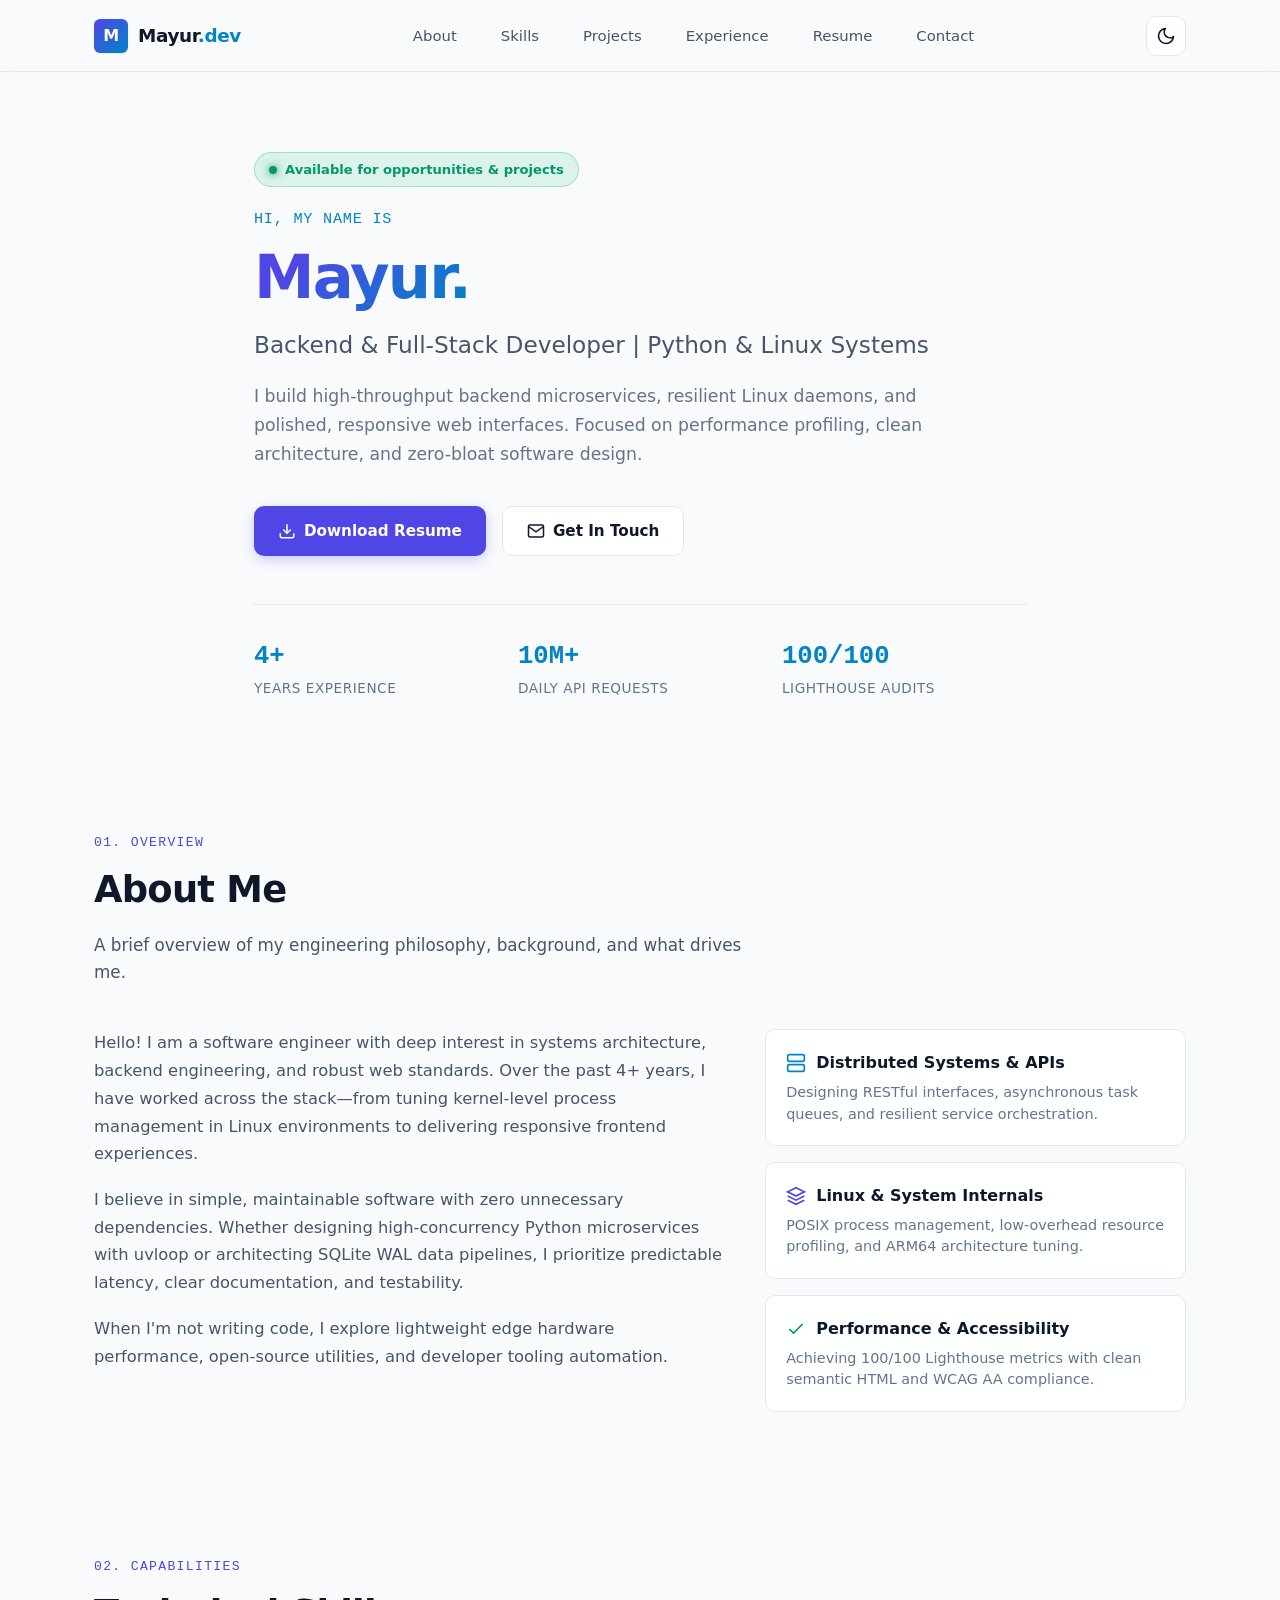
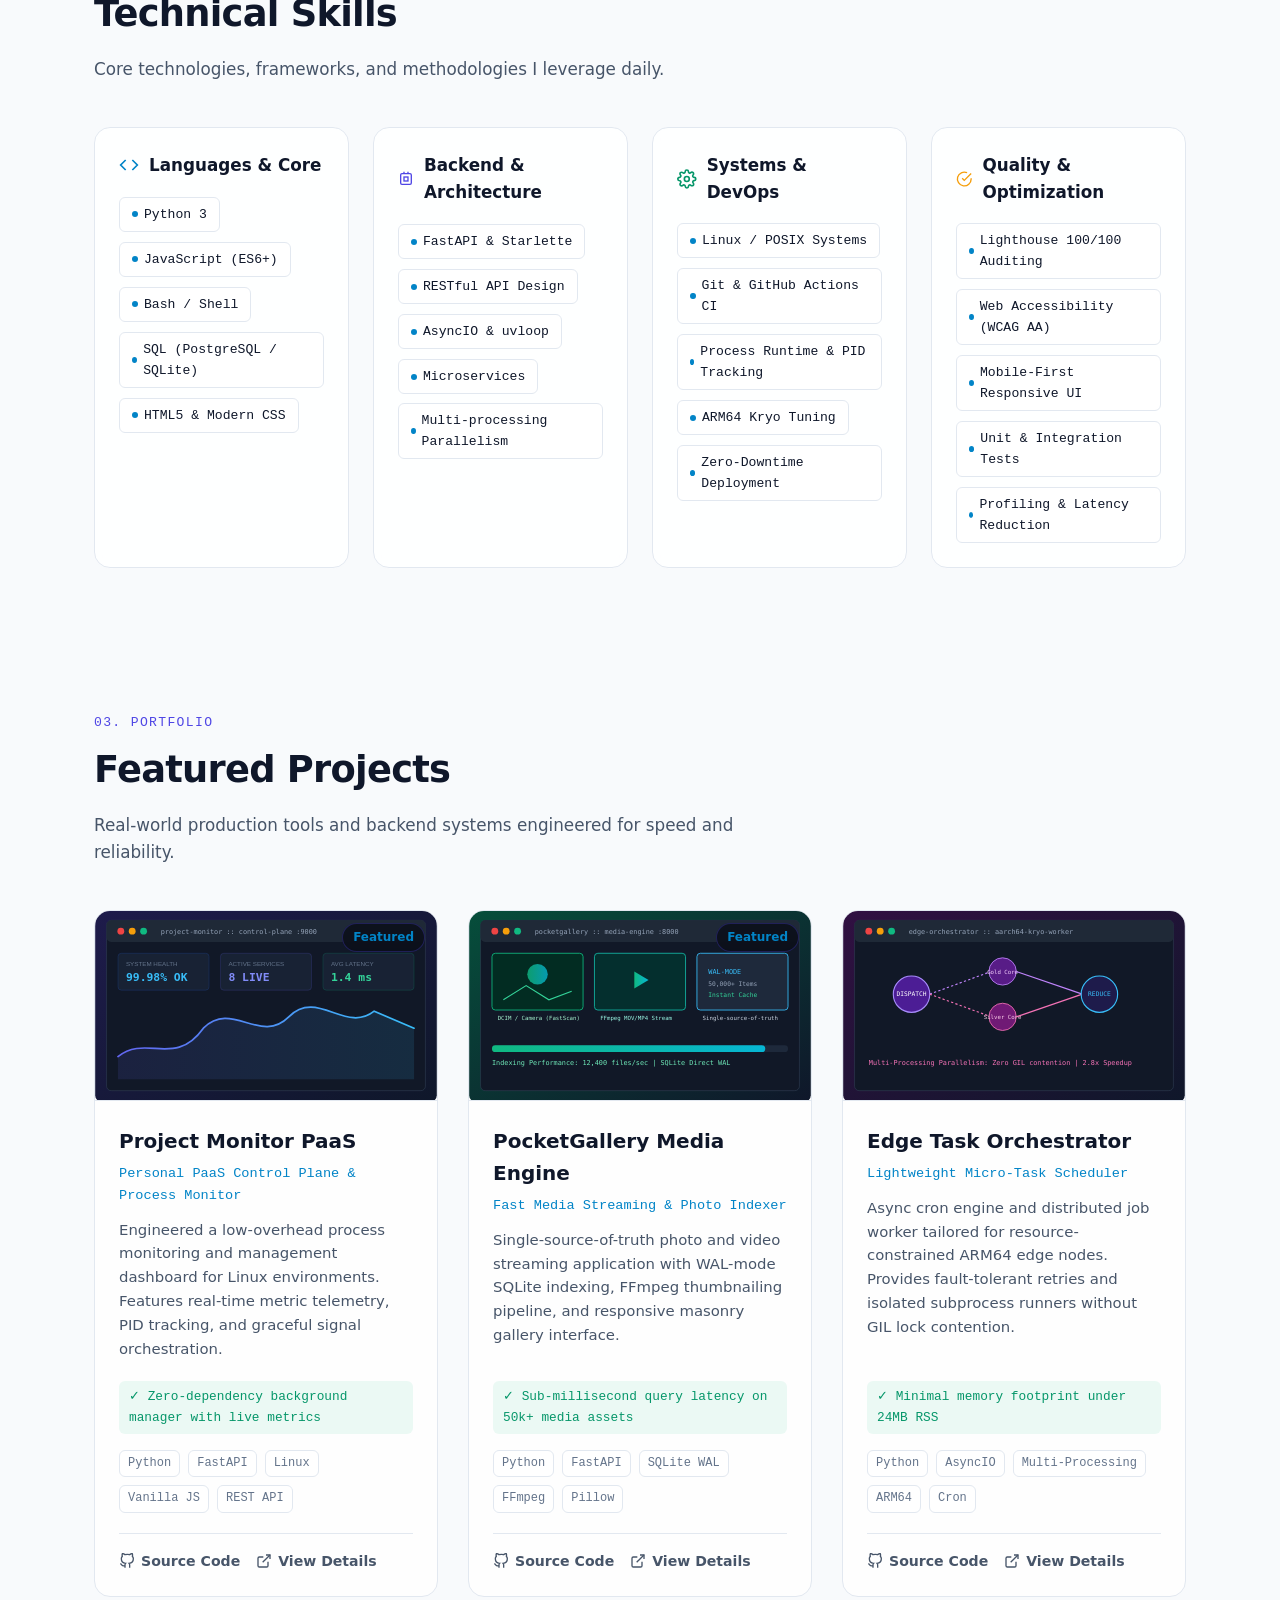
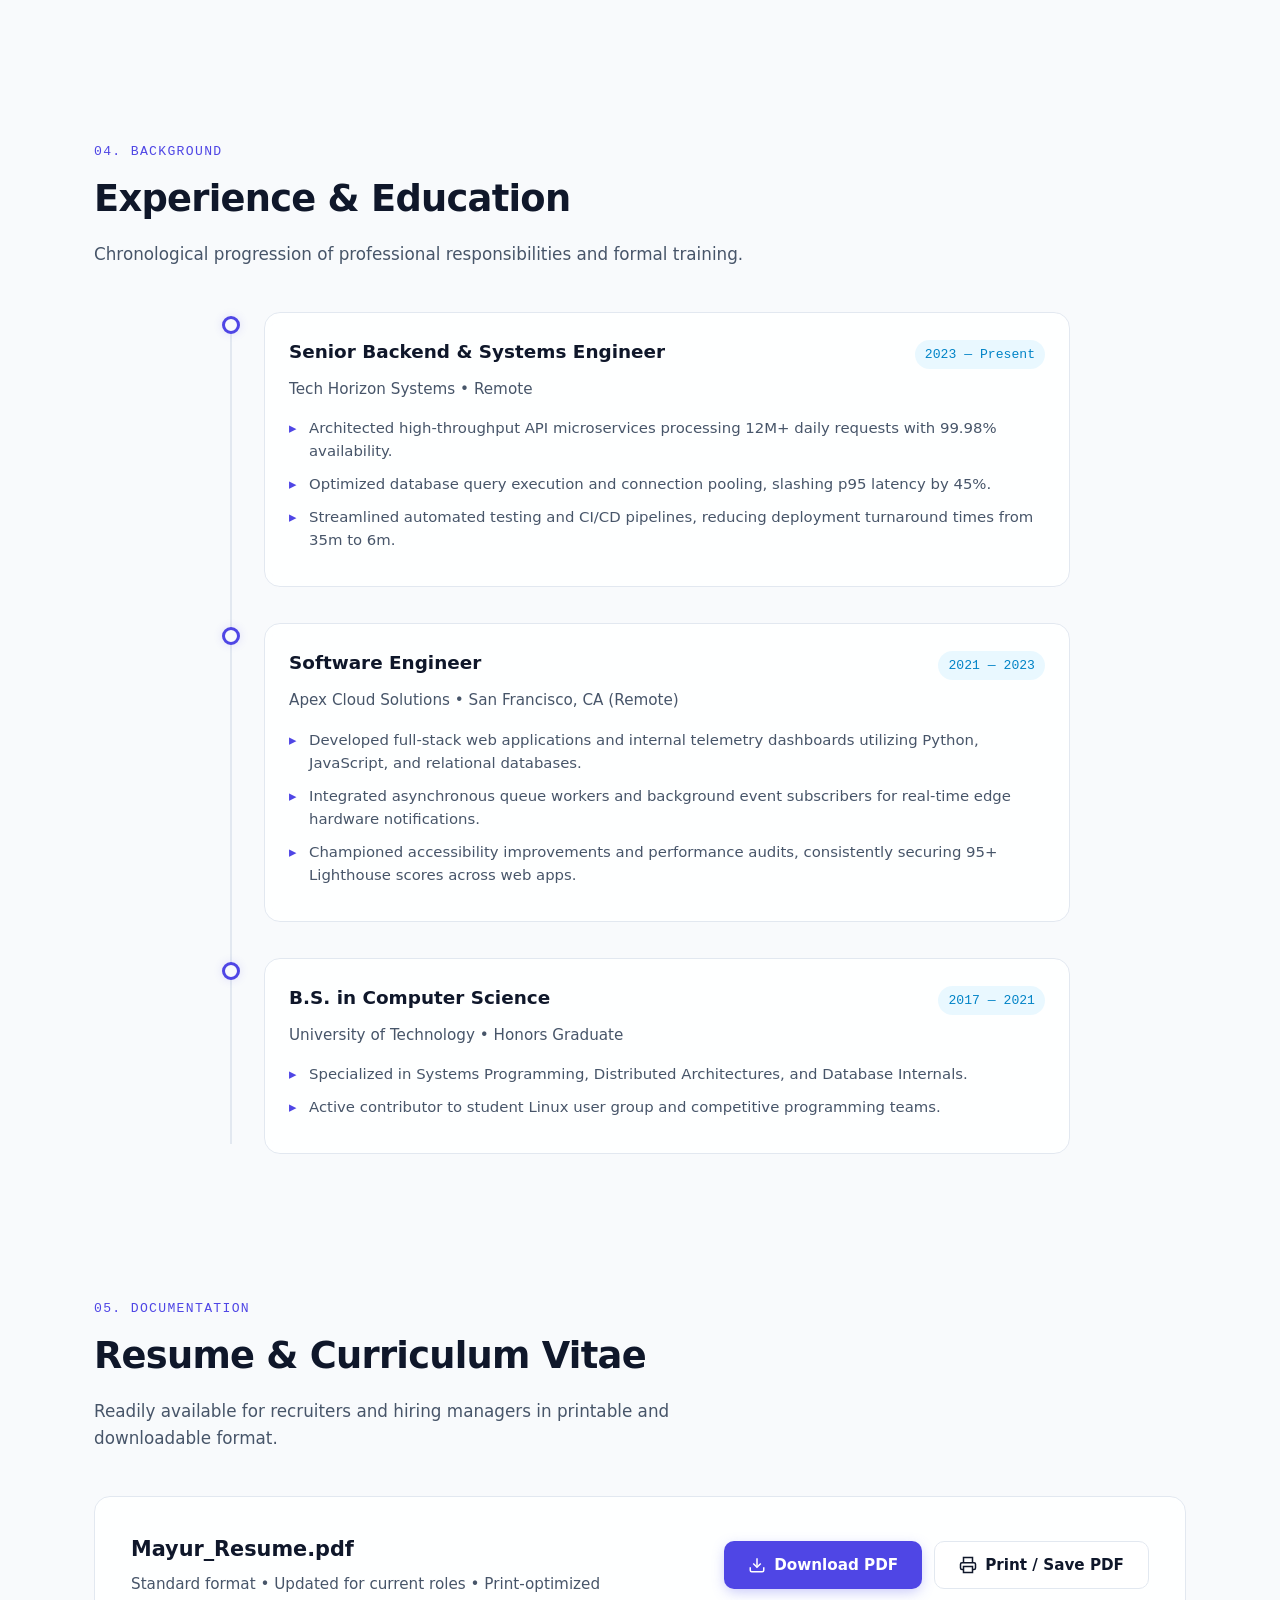
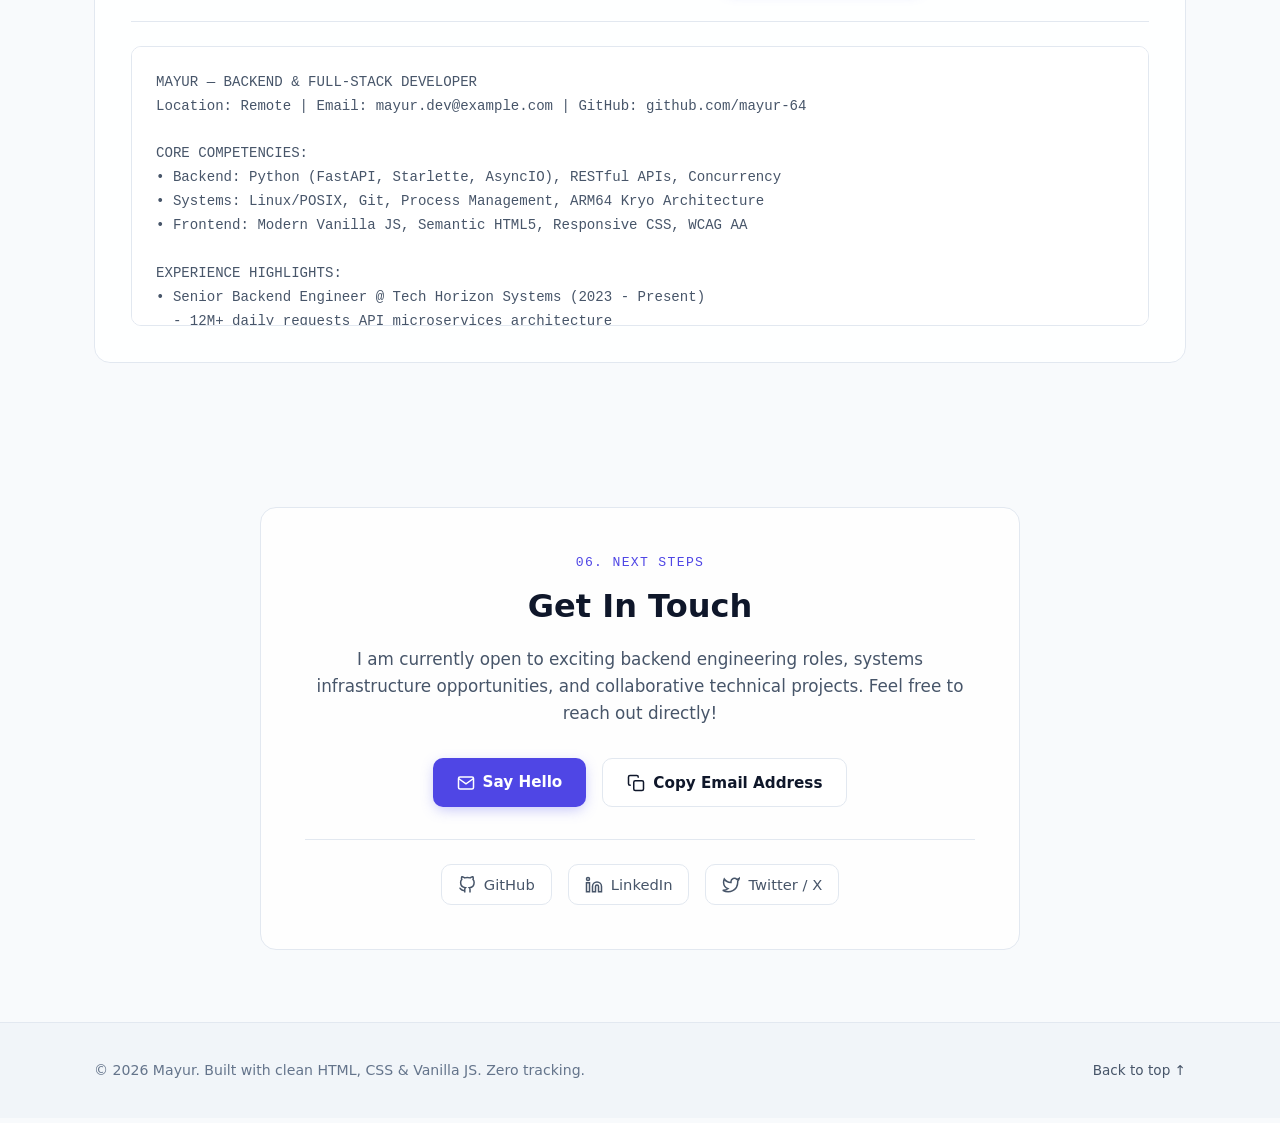
<file: index.html>
<!DOCTYPE html>
<html lang="en">
<head>
  <meta charset="UTF-8">
  <meta name="viewport" content="width=device-width, initial-scale=1.0">
  <!-- TODO: Title - Customize with your name and role -->
  <title>Mayur | Backend & Full-Stack Developer</title>
  
  <!-- SEO & Open Graph Meta Tags -->
  <!-- TODO: Meta Description -->
  <meta name="description" content="Personal portfolio and resume of Mayur — Backend and Full-Stack Developer specializing in Python, Linux systems, APIs, and high-performance web applications.">
  <meta name="keywords" content="Backend Developer, Python, Linux, FastAPI, Portfolio, Resume, Full-Stack, Software Engineer">
  <meta name="author" content="Mayur">
  <meta name="theme-color" content="#0b0f19">

  <!-- Open Graph / Social Sharing -->
  <meta property="og:type" content="website">
  <meta property="og:title" content="Mayur | Backend & Full-Stack Developer">
  <meta property="og:description" content="Personal portfolio and resume: engineering robust backend architectures and performant web systems.">
  <meta property="og:image" content="./assets/images/project-1.svg">
  
  <!-- Twitter Cards -->
  <meta name="twitter:card" content="summary_large_image">
  <meta name="twitter:title" content="Mayur | Backend & Full-Stack Developer">
  <meta name="twitter:description" content="Personal portfolio and resume: engineering robust backend architectures and performant web systems.">
  <meta name="twitter:image" content="./assets/images/project-1.svg">

  <!-- Favicon -->
  <link rel="icon" type="image/svg+xml" href="./assets/favicon.svg">

  <!-- Stylesheet (Relative path for GitHub Pages compatibility) -->
  <link rel="stylesheet" href="./css/style.css">
</head>
<body>
  <!-- Accessibility Skip Link -->
  <a href="#main-content" class="skip-link">Skip to main content</a>

  <!-- ========================================================================
       Header & Navigation
       ======================================================================== -->
  <header class="site-header" role="banner">
    <div class="container nav-wrapper">
      <!-- TODO: Brand Monogram / Initials -->
      <a href="#hero" class="logo-brand" aria-label="Mayur Portfolio Home">
        <span class="logo-icon">M</span>
        <span>Mayur<span style="color: var(--accent-cyan);">.dev</span></span>
      </a>

      <!-- Desktop & Mobile Navigation Links -->
      <nav id="site-nav" role="navigation" aria-label="Main Navigation">
        <ul class="nav-links" id="nav-links">
          <li><a href="#about" class="nav-link">About</a></li>
          <li><a href="#skills" class="nav-link">Skills</a></li>
          <li><a href="#projects" class="nav-link">Projects</a></li>
          <li><a href="#experience" class="nav-link">Experience</a></li>
          <li><a href="#resume" class="nav-link">Resume</a></li>
          <li><a href="#contact" class="nav-link">Contact</a></li>
        </ul>
      </nav>

      <!-- Nav Actions: Theme Toggle & Mobile Menu -->
      <div class="nav-actions">
        <button id="theme-toggle" class="btn-icon" aria-label="Switch Theme" type="button">
          <!-- Populated dynamically by main.js -->
        </button>

        <button id="mobile-menu-btn" class="btn-icon mobile-menu-btn" aria-label="Toggle Navigation Menu" aria-expanded="false" type="button">
          <svg width="22" height="22" viewBox="0 0 24 24" fill="none" stroke="currentColor" stroke-width="2"><line x1="3" y1="12" x2="21" y2="12"></line><line x1="3" y1="6" x2="21" y2="6"></line><line x1="3" y1="18" x2="21" y2="18"></line></svg>
        </button>
      </div>
    </div>
  </header>

  <main id="main-content" role="main">
    <!-- ======================================================================
         1. Hero Section
         ====================================================================== -->
    <section id="hero" class="section-hero" aria-labelledby="hero-title">
      <div class="container hero-content">
        <!-- Status Indicator -->
        <div class="badge-status">
          <span class="status-dot"></span>
          <!-- TODO: Current Status -->
          <span>Available for opportunities & projects</span>
        </div>

        <p class="hero-greeting">Hi, my name is</p>
        <!-- TODO: Name -->
        <h1 id="hero-title" class="hero-title">
          <span class="text-gradient">Mayur.</span>
        </h1>
        <!-- TODO: Role & Headline -->
        <p class="hero-headline">Backend & Full-Stack Developer | Python & Linux Systems</p>
        
        <!-- TODO: Short Bio -->
        <p class="hero-bio">
          I build high-throughput backend microservices, resilient Linux daemons, and polished, responsive web interfaces. Focused on performance profiling, clean architecture, and zero-bloat software design.
        </p>

        <!-- CTA Buttons -->
        <div class="hero-actions">
          <a href="./assets/resume.pdf" class="btn btn-primary" download="Mayur_Resume.pdf" id="hero-resume-btn">
            <svg width="18" height="18" viewBox="0 0 24 24" fill="none" stroke="currentColor" stroke-width="2"><path d="M21 15v4a2 2 0 0 1-2 2H5a2 2 0 0 1-2-2v-4"></path><polyline points="7 10 12 15 17 10"></polyline><line x1="12" y1="15" x2="12" y2="3"></line></svg>
            Download Resume
          </a>
          <a href="#contact" class="btn btn-secondary">
            <svg width="18" height="18" viewBox="0 0 24 24" fill="none" stroke="currentColor" stroke-width="2"><path d="M4 4h16c1.1 0 2 .9 2 2v12c0 1.1-.9 2-2 2H4c-1.1 0-2-.9-2-2V6c0-1.1.9-2 2-2z"></path><polyline points="22,6 12,13 2,6"></polyline></svg>
            Get In Touch
          </a>
        </div>

        <!-- Quick Stats -->
        <div class="hero-stats">
          <div class="stat-item">
            <span class="stat-value">4+</span>
            <span class="stat-label">Years Experience</span>
          </div>
          <div class="stat-item">
            <span class="stat-value">10M+</span>
            <span class="stat-label">Daily API Requests</span>
          </div>
          <div class="stat-item">
            <span class="stat-value">100/100</span>
            <span class="stat-label">Lighthouse Audits</span>
          </div>
        </div>
      </div>
    </section>

    <!-- ======================================================================
         2. About Section
         ====================================================================== -->
    <section id="about" aria-labelledby="about-title">
      <div class="container">
        <div class="section-header">
          <span class="section-tag">01. Overview</span>
          <h2 id="about-title" class="section-title">About Me</h2>
          <p class="section-subtitle">A brief overview of my engineering philosophy, background, and what drives me.</p>
        </div>

        <div class="about-grid">
          <div class="about-text">
            <!-- TODO: Detailed About Narrative -->
            <p>
              Hello! I am a software engineer with deep interest in systems architecture, backend engineering, and robust web standards. Over the past 4+ years, I have worked across the stack—from tuning kernel-level process management in Linux environments to delivering responsive frontend experiences.
            </p>
            <p>
              I believe in simple, maintainable software with zero unnecessary dependencies. Whether designing high-concurrency Python microservices with uvloop or architecting SQLite WAL data pipelines, I prioritize predictable latency, clear documentation, and testability.
            </p>
            <p>
              When I'm not writing code, I explore lightweight edge hardware performance, open-source utilities, and developer tooling automation.
            </p>
          </div>

          <div class="about-highlights">
            <div class="highlight-card">
              <h4>
                <svg width="20" height="20" viewBox="0 0 24 24" fill="none" stroke="var(--accent-cyan)" stroke-width="2"><rect x="2" y="2" width="20" height="8" rx="2" ry="2"></rect><rect x="2" y="14" width="20" height="8" rx="2" ry="2"></rect><line x1="6" y1="6" x2="6.01" y2="6"></line><line x1="6" y1="18" x2="6.01" y2="18"></line></svg>
                Distributed Systems & APIs
              </h4>
              <p>Designing RESTful interfaces, asynchronous task queues, and resilient service orchestration.</p>
            </div>
            <div class="highlight-card">
              <h4>
                <svg width="20" height="20" viewBox="0 0 24 24" fill="none" stroke="var(--accent-primary)" stroke-width="2"><path d="M12 2L2 7l10 5 10-5-10-5z"></path><path d="M2 17l10 5 10-5"></path><path d="M2 12l10 5 10-5"></path></svg>
                Linux & System Internals
              </h4>
              <p>POSIX process management, low-overhead resource profiling, and ARM64 architecture tuning.</p>
            </div>
            <div class="highlight-card">
              <h4>
                <svg width="20" height="20" viewBox="0 0 24 24" fill="none" stroke="var(--accent-emerald)" stroke-width="2"><polyline points="20 6 9 17 4 12"></polyline></svg>
                Performance & Accessibility
              </h4>
              <p>Achieving 100/100 Lighthouse metrics with clean semantic HTML and WCAG AA compliance.</p>
            </div>
          </div>
        </div>
      </div>
    </section>

    <!-- ======================================================================
         3. Skills Section
         ====================================================================== -->
    <section id="skills" aria-labelledby="skills-title">
      <div class="container">
        <div class="section-header">
          <span class="section-tag">02. Capabilities</span>
          <h2 id="skills-title" class="section-title">Technical Skills</h2>
          <p class="section-subtitle">Core technologies, frameworks, and methodologies I leverage daily.</p>
        </div>

        <div class="skills-grid">
          <!-- Category 1: Languages -->
          <div class="skill-category-card">
            <h3 class="category-title">
              <svg width="20" height="20" viewBox="0 0 24 24" fill="none" stroke="var(--accent-cyan)" stroke-width="2"><polyline points="16 18 22 12 16 6"></polyline><polyline points="8 6 2 12 8 18"></polyline></svg>
              Languages & Core
            </h3>
            <div class="skill-pills">
              <span class="skill-pill"><span class="skill-level-dot"></span>Python 3</span>
              <span class="skill-pill"><span class="skill-level-dot"></span>JavaScript (ES6+)</span>
              <span class="skill-pill"><span class="skill-level-dot"></span>Bash / Shell</span>
              <span class="skill-pill"><span class="skill-level-dot"></span>SQL (PostgreSQL / SQLite)</span>
              <span class="skill-pill"><span class="skill-level-dot"></span>HTML5 & Modern CSS</span>
            </div>
          </div>

          <!-- Category 2: Backend -->
          <div class="skill-category-card">
            <h3 class="category-title">
              <svg width="20" height="20" viewBox="0 0 24 24" fill="none" stroke="var(--accent-primary)" stroke-width="2"><rect x="4" y="4" width="16" height="16" rx="2"></rect><rect x="9" y="9" width="6" height="6"></rect><line x1="9" y1="1" x2="9" y2="4"></line><line x1="15" y1="1" x2="15" y2="4"></line></svg>
              Backend & Architecture
            </h3>
            <div class="skill-pills">
              <span class="skill-pill"><span class="skill-level-dot"></span>FastAPI & Starlette</span>
              <span class="skill-pill"><span class="skill-level-dot"></span>RESTful API Design</span>
              <span class="skill-pill"><span class="skill-level-dot"></span>AsyncIO & uvloop</span>
              <span class="skill-pill"><span class="skill-level-dot"></span>Microservices</span>
              <span class="skill-pill"><span class="skill-level-dot"></span>Multi-processing Parallelism</span>
            </div>
          </div>

          <!-- Category 3: Systems & DevOps -->
          <div class="skill-category-card">
            <h3 class="category-title">
              <svg width="20" height="20" viewBox="0 0 24 24" fill="none" stroke="var(--accent-emerald)" stroke-width="2"><circle cx="12" cy="12" r="3"></circle><path d="M19.4 15a1.65 1.65 0 0 0 .33 1.82l.06.06a2 2 0 0 1 0 2.83 2 2 0 0 1-2.83 0l-.06-.06a1.65 1.65 0 0 0-1.82-.33 1.65 1.65 0 0 0-1 1.51V21a2 2 0 0 1-2 2 2 2 0 0 1-2-2v-.09A1.65 1.65 0 0 0 9 19.4a1.65 1.65 0 0 0-1.82.33l-.06.06a2 2 0 0 1-2.83 0 2 2 0 0 1 0-2.83l.06-.06a1.65 1.65 0 0 0 .33-1.82 1.65 1.65 0 0 0-1.51-1H3a2 2 0 0 1-2-2 2 2 0 0 1 2-2h.09A1.65 1.65 0 0 0 4.6 9a1.65 1.65 0 0 0-.33-1.82l-.06-.06a2 2 0 0 1 0-2.83 2 2 0 0 1 2.83 0l.06.06a1.65 1.65 0 0 0 1.82.33H9a1.65 1.65 0 0 0 1-1.51V3a2 2 0 0 1 2-2 2 2 0 0 1 2 2v.09a1.65 1.65 0 0 0 1 1.51 1.65 1.65 0 0 0 1.82-.33l.06-.06a2 2 0 0 1 2.83 0 2 2 0 0 1 0 2.83l-.06.06a1.65 1.65 0 0 0-.33 1.82V9a1.65 1.65 0 0 0 1.51 1H21a2 2 0 0 1 2 2 2 2 0 0 1-2 2h-.09a1.65 1.65 0 0 0-1.51 1z"></path></svg>
              Systems & DevOps
            </h3>
            <div class="skill-pills">
              <span class="skill-pill"><span class="skill-level-dot"></span>Linux / POSIX Systems</span>
              <span class="skill-pill"><span class="skill-level-dot"></span>Git & GitHub Actions CI</span>
              <span class="skill-pill"><span class="skill-level-dot"></span>Process Runtime & PID Tracking</span>
              <span class="skill-pill"><span class="skill-level-dot"></span>ARM64 Kryo Tuning</span>
              <span class="skill-pill"><span class="skill-level-dot"></span>Zero-Downtime Deployment</span>
            </div>
          </div>

          <!-- Category 4: Standards -->
          <div class="skill-category-card">
            <h3 class="category-title">
              <svg width="20" height="20" viewBox="0 0 24 24" fill="none" stroke="#f59e0b" stroke-width="2"><path d="M22 11.08V12a10 10 0 1 1-5.93-9.14"></path><polyline points="22 4 12 14.01 9 11.01"></polyline></svg>
              Quality & Optimization
            </h3>
            <div class="skill-pills">
              <span class="skill-pill"><span class="skill-level-dot"></span>Lighthouse 100/100 Auditing</span>
              <span class="skill-pill"><span class="skill-level-dot"></span>Web Accessibility (WCAG AA)</span>
              <span class="skill-pill"><span class="skill-level-dot"></span>Mobile-First Responsive UI</span>
              <span class="skill-pill"><span class="skill-level-dot"></span>Unit & Integration Tests</span>
              <span class="skill-pill"><span class="skill-level-dot"></span>Profiling & Latency Reduction</span>
            </div>
          </div>
        </div>
      </div>
    </section>

    <!-- ======================================================================
         4. Projects Section
         ====================================================================== -->
    <section id="projects" aria-labelledby="projects-title">
      <div class="container">
        <div class="section-header">
          <span class="section-tag">03. Portfolio</span>
          <h2 id="projects-title" class="section-title">Featured Projects</h2>
          <p class="section-subtitle">Real-world production tools and backend systems engineered for speed and reliability.</p>
        </div>

        <div class="projects-grid">
          <!-- Project 1 -->
          <!-- TODO: Project 1 Details -->
          <article class="project-card">
            <div class="project-thumbnail">
              <img src="./assets/images/project-1.svg" alt="Project Monitor PaaS dashboard preview" loading="lazy">
              <span class="project-featured-badge">Featured</span>
            </div>
            <div class="project-body">
              <h3 class="project-title">Project Monitor PaaS</h3>
              <p class="project-subtitle">Personal PaaS Control Plane & Process Monitor</p>
              <p class="project-desc">
                Engineered a low-overhead process monitoring and management dashboard for Linux environments. Features real-time metric telemetry, PID tracking, and graceful signal orchestration.
              </p>
              <div class="project-metrics">✓ Zero-dependency background manager with live metrics</div>
              <div class="project-tags">
                <span class="project-tag">Python</span>
                <span class="project-tag">FastAPI</span>
                <span class="project-tag">Linux</span>
                <span class="project-tag">Vanilla JS</span>
                <span class="project-tag">REST API</span>
              </div>
              <div class="project-links">
                <a href="https://github.com/mayur-64/project-monitor" class="project-link-item" target="_blank" rel="noopener noreferrer">
                  <svg width="16" height="16" viewBox="0 0 24 24" fill="none" stroke="currentColor" stroke-width="2"><path d="M9 19c-5 1.5-5-2.5-7-3m14 6v-3.87a3.37 3.37 0 0 0-.94-2.61c3.14-.35 6.44-1.54 6.44-7A5.44 5.44 0 0 0 20 4.77 5.07 5.07 0 0 0 19.91 1S18.73.65 16 2.48a13.38 13.38 0 0 0-7 0C6.27.65 5.09 1 5.09 1A5.07 5.07 0 0 0 5 4.77a5.44 5.44 0 0 0-1.5 3.78c0 5.42 3.3 6.61 6.44 7A3.37 3.37 0 0 0 9 18.13V22"></path></svg>
                  Source Code
                </a>
                <a href="https://github.com/mayur-64/project-monitor" class="project-link-item" target="_blank" rel="noopener noreferrer">
                  <svg width="16" height="16" viewBox="0 0 24 24" fill="none" stroke="currentColor" stroke-width="2"><path d="M18 13v6a2 2 0 0 1-2 2H5a2 2 0 0 1-2-2V8a2 2 0 0 1 2-2h6"></path><polyline points="15 3 21 3 21 9"></polyline><line x1="10" y1="14" x2="21" y2="3"></line></svg>
                  View Details
                </a>
              </div>
            </div>
          </article>

          <!-- Project 2 -->
          <!-- TODO: Project 2 Details -->
          <article class="project-card">
            <div class="project-thumbnail">
              <img src="./assets/images/project-2.svg" alt="PocketGallery media engine architecture diagram" loading="lazy">
              <span class="project-featured-badge">Featured</span>
            </div>
            <div class="project-body">
              <h3 class="project-title">PocketGallery Media Engine</h3>
              <p class="project-subtitle">Fast Media Streaming & Photo Indexer</p>
              <p class="project-desc">
                Single-source-of-truth photo and video streaming application with WAL-mode SQLite indexing, FFmpeg thumbnailing pipeline, and responsive masonry gallery interface.
              </p>
              <div class="project-metrics">✓ Sub-millisecond query latency on 50k+ media assets</div>
              <div class="project-tags">
                <span class="project-tag">Python</span>
                <span class="project-tag">FastAPI</span>
                <span class="project-tag">SQLite WAL</span>
                <span class="project-tag">FFmpeg</span>
                <span class="project-tag">Pillow</span>
              </div>
              <div class="project-links">
                <a href="https://github.com/mayur-64/pocketgallery" class="project-link-item" target="_blank" rel="noopener noreferrer">
                  <svg width="16" height="16" viewBox="0 0 24 24" fill="none" stroke="currentColor" stroke-width="2"><path d="M9 19c-5 1.5-5-2.5-7-3m14 6v-3.87a3.37 3.37 0 0 0-.94-2.61c3.14-.35 6.44-1.54 6.44-7A5.44 5.44 0 0 0 20 4.77 5.07 5.07 0 0 0 19.91 1S18.73.65 16 2.48a13.38 13.38 0 0 0-7 0C6.27.65 5.09 1 5.09 1A5.07 5.07 0 0 0 5 4.77a5.44 5.44 0 0 0-1.5 3.78c0 5.42 3.3 6.61 6.44 7A3.37 3.37 0 0 0 9 18.13V22"></path></svg>
                  Source Code
                </a>
                <a href="https://github.com/mayur-64/pocketgallery" class="project-link-item" target="_blank" rel="noopener noreferrer">
                  <svg width="16" height="16" viewBox="0 0 24 24" fill="none" stroke="currentColor" stroke-width="2"><path d="M18 13v6a2 2 0 0 1-2 2H5a2 2 0 0 1-2-2V8a2 2 0 0 1 2-2h6"></path><polyline points="15 3 21 3 21 9"></polyline><line x1="10" y1="14" x2="21" y2="3"></line></svg>
                  View Details
                </a>
              </div>
            </div>
          </article>

          <!-- Project 3 -->
          <!-- TODO: Project 3 Details -->
          <article class="project-card">
            <div class="project-thumbnail">
              <img src="./assets/images/project-3.svg" alt="Edge Task Orchestrator multi-core worker preview" loading="lazy">
            </div>
            <div class="project-body">
              <h3 class="project-title">Edge Task Orchestrator</h3>
              <p class="project-subtitle">Lightweight Micro-Task Scheduler</p>
              <p class="project-desc">
                Async cron engine and distributed job worker tailored for resource-constrained ARM64 edge nodes. Provides fault-tolerant retries and isolated subprocess runners without GIL lock contention.
              </p>
              <div class="project-metrics">✓ Minimal memory footprint under 24MB RSS</div>
              <div class="project-tags">
                <span class="project-tag">Python</span>
                <span class="project-tag">AsyncIO</span>
                <span class="project-tag">Multi-Processing</span>
                <span class="project-tag">ARM64</span>
                <span class="project-tag">Cron</span>
              </div>
              <div class="project-links">
                <a href="https://github.com/mayur-64/edge-orchestrator" class="project-link-item" target="_blank" rel="noopener noreferrer">
                  <svg width="16" height="16" viewBox="0 0 24 24" fill="none" stroke="currentColor" stroke-width="2"><path d="M9 19c-5 1.5-5-2.5-7-3m14 6v-3.87a3.37 3.37 0 0 0-.94-2.61c3.14-.35 6.44-1.54 6.44-7A5.44 5.44 0 0 0 20 4.77 5.07 5.07 0 0 0 19.91 1S18.73.65 16 2.48a13.38 13.38 0 0 0-7 0C6.27.65 5.09 1 5.09 1A5.07 5.07 0 0 0 5 4.77a5.44 5.44 0 0 0-1.5 3.78c0 5.42 3.3 6.61 6.44 7A3.37 3.37 0 0 0 9 18.13V22"></path></svg>
                  Source Code
                </a>
                <a href="https://github.com/mayur-64/edge-orchestrator" class="project-link-item" target="_blank" rel="noopener noreferrer">
                  <svg width="16" height="16" viewBox="0 0 24 24" fill="none" stroke="currentColor" stroke-width="2"><path d="M18 13v6a2 2 0 0 1-2 2H5a2 2 0 0 1-2-2V8a2 2 0 0 1 2-2h6"></path><polyline points="15 3 21 3 21 9"></polyline><line x1="10" y1="14" x2="21" y2="3"></line></svg>
                  View Details
                </a>
              </div>
            </div>
          </article>
        </div>
      </div>
    </section>

    <!-- ======================================================================
         5. Experience & Education Timeline Section
         ====================================================================== -->
    <section id="experience" aria-labelledby="experience-title">
      <div class="container">
        <div class="section-header">
          <span class="section-tag">04. Background</span>
          <h2 id="experience-title" class="section-title">Experience & Education</h2>
          <p class="section-subtitle">Chronological progression of professional responsibilities and formal training.</p>
        </div>

        <div class="timeline-container">
          <!-- Experience 1 -->
          <!-- TODO: Experience 1 Details -->
          <div class="timeline-item">
            <span class="timeline-marker" aria-hidden="true"></span>
            <div class="timeline-card">
              <div class="timeline-header">
                <h3 class="timeline-role">Senior Backend & Systems Engineer</h3>
                <span class="timeline-period">2023 — Present</span>
              </div>
              <div class="timeline-company">Tech Horizon Systems • Remote</div>
              <ul class="timeline-bullets">
                <li class="timeline-bullet">Architected high-throughput API microservices processing 12M+ daily requests with 99.98% availability.</li>
                <li class="timeline-bullet">Optimized database query execution and connection pooling, slashing p95 latency by 45%.</li>
                <li class="timeline-bullet">Streamlined automated testing and CI/CD pipelines, reducing deployment turnaround times from 35m to 6m.</li>
              </ul>
            </div>
          </div>

          <!-- Experience 2 -->
          <!-- TODO: Experience 2 Details -->
          <div class="timeline-item">
            <span class="timeline-marker" aria-hidden="true"></span>
            <div class="timeline-card">
              <div class="timeline-header">
                <h3 class="timeline-role">Software Engineer</h3>
                <span class="timeline-period">2021 — 2023</span>
              </div>
              <div class="timeline-company">Apex Cloud Solutions • San Francisco, CA (Remote)</div>
              <ul class="timeline-bullets">
                <li class="timeline-bullet">Developed full-stack web applications and internal telemetry dashboards utilizing Python, JavaScript, and relational databases.</li>
                <li class="timeline-bullet">Integrated asynchronous queue workers and background event subscribers for real-time edge hardware notifications.</li>
                <li class="timeline-bullet">Championed accessibility improvements and performance audits, consistently securing 95+ Lighthouse scores across web apps.</li>
              </ul>
            </div>
          </div>

          <!-- Education -->
          <!-- TODO: Education Details -->
          <div class="timeline-item">
            <span class="timeline-marker" aria-hidden="true"></span>
            <div class="timeline-card">
              <div class="timeline-header">
                <h3 class="timeline-role">B.S. in Computer Science</h3>
                <span class="timeline-period">2017 — 2021</span>
              </div>
              <div class="timeline-company">University of Technology • Honors Graduate</div>
              <ul class="timeline-bullets">
                <li class="timeline-bullet">Specialized in Systems Programming, Distributed Architectures, and Database Internals.</li>
                <li class="timeline-bullet">Active contributor to student Linux user group and competitive programming teams.</li>
              </ul>
            </div>
          </div>
        </div>
      </div>
    </section>

    <!-- ======================================================================
         6. Resume Section
         ====================================================================== -->
    <section id="resume" aria-labelledby="resume-title">
      <div class="container">
        <div class="section-header">
          <span class="section-tag">05. Documentation</span>
          <h2 id="resume-title" class="section-title">Resume & Curriculum Vitae</h2>
          <p class="section-subtitle">Readily available for recruiters and hiring managers in printable and downloadable format.</p>
        </div>

        <div class="resume-wrapper">
          <div class="resume-cta-bar">
            <div class="resume-info">
              <h3>Mayur_Resume.pdf</h3>
              <p>Standard format • Updated for current roles • Print-optimized</p>
            </div>
            <div class="resume-actions">
              <a href="./assets/resume.pdf" class="btn btn-primary" download="Mayur_Resume.pdf" id="resume-download-btn">
                <svg width="18" height="18" viewBox="0 0 24 24" fill="none" stroke="currentColor" stroke-width="2"><path d="M21 15v4a2 2 0 0 1-2 2H5a2 2 0 0 1-2-2v-4"></path><polyline points="7 10 12 15 17 10"></polyline><line x1="12" y1="15" x2="12" y2="3"></line></svg>
                Download PDF
              </a>
              <button type="button" class="btn btn-secondary" onclick="window.print()">
                <svg width="18" height="18" viewBox="0 0 24 24" fill="none" stroke="currentColor" stroke-width="2"><polyline points="6 9 6 2 18 2 18 9"></polyline><path d="M6 18H4a2 2 0 0 1-2-2v-5a2 2 0 0 1 2-2h16a2 2 0 0 1 2 2v5a2 2 0 0 1-2 2h-2"></path><rect x="6" y="14" width="12" height="8"></rect></svg>
                Print / Save PDF
              </button>
            </div>
          </div>

          <!-- Text Preview fallback -->
          <div class="resume-preview-box">
            <pre><code>MAYUR — BACKEND & FULL-STACK DEVELOPER
Location: Remote | Email: mayur.dev@example.com | GitHub: github.com/mayur-64

CORE COMPETENCIES:
• Backend: Python (FastAPI, Starlette, AsyncIO), RESTful APIs, Concurrency
• Systems: Linux/POSIX, Git, Process Management, ARM64 Kryo Architecture
• Frontend: Modern Vanilla JS, Semantic HTML5, Responsive CSS, WCAG AA

EXPERIENCE HIGHLIGHTS:
• Senior Backend Engineer @ Tech Horizon Systems (2023 - Present)
  - 12M+ daily requests API microservices architecture
  - SQLite WAL query optimization, -45% latency reduction
• Software Engineer @ Apex Cloud Solutions (2021 - 2023)
  - Real-time IoT edge telemetry and internal dashboards

EDUCATION:
• B.S. in Computer Science — University of Technology (Honors Graduate)</code></pre>
          </div>
        </div>
      </div>
    </section>

    <!-- ======================================================================
         7. Contact Section
         ====================================================================== -->
    <section id="contact" aria-labelledby="contact-title">
      <div class="container">
        <div class="contact-card">
          <span class="section-tag">06. Next Steps</span>
          <h2 id="contact-title" class="contact-heading">Get In Touch</h2>
          <!-- TODO: Contact Text -->
          <p class="contact-text">
            I am currently open to exciting backend engineering roles, systems infrastructure opportunities, and collaborative technical projects. Feel free to reach out directly!
          </p>

          <div class="contact-actions">
            <!-- TODO: Mailto link -->
            <a href="mailto:mayur.dev@example.com" class="btn btn-primary">
              <svg width="18" height="18" viewBox="0 0 24 24" fill="none" stroke="currentColor" stroke-width="2"><path d="M4 4h16c1.1 0 2 .9 2 2v12c0 1.1-.9 2-2 2H4c-1.1 0-2-.9-2-2V6c0-1.1.9-2 2-2z"></path><polyline points="22,6 12,13 2,6"></polyline></svg>
              Say Hello
            </a>
            <!-- Copy Email Button -->
            <button type="button" class="btn btn-secondary" id="copy-email-btn" data-email="mayur.dev@example.com">
              <svg width="18" height="18" viewBox="0 0 24 24" fill="none" stroke="currentColor" stroke-width="2"><rect x="9" y="9" width="13" height="13" rx="2" ry="2"></rect><path d="M5 15H4a2 2 0 0 1-2-2V4a2 2 0 0 1 2-2h9a2 2 0 0 1 2 2v1"></path></svg>
              Copy Email Address
            </button>
          </div>

          <!-- Social Links -->
          <div class="contact-socials">
            <!-- TODO: GitHub link -->
            <a href="https://github.com/mayur-64" class="social-link" target="_blank" rel="noopener noreferrer" aria-label="GitHub Profile">
              <svg width="18" height="18" viewBox="0 0 24 24" fill="none" stroke="currentColor" stroke-width="2"><path d="M9 19c-5 1.5-5-2.5-7-3m14 6v-3.87a3.37 3.37 0 0 0-.94-2.61c3.14-.35 6.44-1.54 6.44-7A5.44 5.44 0 0 0 20 4.77 5.07 5.07 0 0 0 19.91 1S18.73.65 16 2.48a13.38 13.38 0 0 0-7 0C6.27.65 5.09 1 5.09 1A5.07 5.07 0 0 0 5 4.77a5.44 5.44 0 0 0-1.5 3.78c0 5.42 3.3 6.61 6.44 7A3.37 3.37 0 0 0 9 18.13V22"></path></svg>
              GitHub
            </a>
            <!-- TODO: LinkedIn link -->
            <a href="https://linkedin.com/in/mayur-dev" class="social-link" target="_blank" rel="noopener noreferrer" aria-label="LinkedIn Profile">
              <svg width="18" height="18" viewBox="0 0 24 24" fill="none" stroke="currentColor" stroke-width="2"><path d="M16 8a6 6 0 0 1 6 6v7h-4v-7a2 2 0 0 0-2-2 2 2 0 0 0-2 2v7h-4v-7a6 6 0 0 1 6-6z"></path><rect x="2" y="9" width="4" height="12"></rect><circle cx="4" cy="4" r="2"></circle></svg>
              LinkedIn
            </a>
            <!-- TODO: Twitter / X link -->
            <a href="https://x.com/mayur_dev" class="social-link" target="_blank" rel="noopener noreferrer" aria-label="Twitter Profile">
              <svg width="18" height="18" viewBox="0 0 24 24" fill="none" stroke="currentColor" stroke-width="2"><path d="M23 3a10.9 10.9 0 0 1-3.14 1.53 4.48 4.48 0 0 0-7.86 3v1A10.66 10.66 0 0 1 3 4s-4 9 5 13a11.64 11.64 0 0 1-7 2c9 5 20 0 20-11.5a4.5 4.5 0 0 0-.08-.83A7.72 7.72 0 0 0 23 3z"></path></svg>
              Twitter / X
            </a>
          </div>
        </div>
      </div>
    </section>
  </main>

  <!-- ========================================================================
       8. Footer
       ======================================================================== -->
  <footer class="site-footer" role="contentinfo">
    <div class="container footer-wrapper">
      <p>© <span id="current-year"></span> Mayur. Built with clean HTML, CSS & Vanilla JS. Zero tracking.</p>
      
      <ul class="footer-nav">
        <li><a href="#hero" class="btn-top" id="back-to-top" aria-label="Back to top of page">Back to top ↑</a></li>
      </ul>
    </div>
  </footer>

  <!-- Toast Notification Container -->
  <aside id="toast-notice" class="toast-notice" role="status" aria-live="polite">
    <svg width="18" height="18" viewBox="0 0 24 24" fill="none" stroke="var(--accent-emerald)" stroke-width="2"><polyline points="20 6 9 17 4 12"></polyline></svg>
    <span id="toast-msg">Copied!</span>
  </aside>

  <!-- Main JavaScript File (Relative path) -->
  <script src="./js/main.js"></script>
</body>
</html>
</file>
<file: css/style.css>
/* ==========================================================================
   PERSONAL PORTFOLIO & RESUME - MODERN DESIGN SYSTEM
   ========================================================================== */

:root {
  /* Color Tokens - Dark Default */
  --bg-primary: #0b0f19;
  --bg-secondary: #111827;
  --bg-surface: #172033;
  --bg-card: rgba(23, 32, 51, 0.7);
  --bg-card-hover: rgba(30, 41, 64, 0.9);
  --bg-glass: rgba(11, 15, 25, 0.85);

  --border-color: #26334d;
  --border-subtle: #1e293b;
  --border-accent: rgba(99, 102, 241, 0.35);

  --text-primary: #f8fafc;
  --text-secondary: #94a3b8;
  --text-muted: #64748b;
  --text-inverse: #0b0f19;

  --accent-primary: #6366f1;
  --accent-primary-hover: #4f46e5;
  --accent-cyan: #38bdf8;
  --accent-emerald: #10b981;
  --accent-glow: rgba(99, 102, 241, 0.25);

  --shadow-sm: 0 1px 2px 0 rgba(0, 0, 0, 0.3);
  --shadow-md: 0 4px 16px -1px rgba(0, 0, 0, 0.4), 0 2px 4px -2px rgba(0, 0, 0, 0.3);
  --shadow-lg: 0 12px 32px -4px rgba(0, 0, 0, 0.5);
  --shadow-glow: 0 0 25px -5px var(--accent-glow);

  /* Typography */
  --font-sans: 'Inter', system-ui, -apple-system, BlinkMacSystemFont, 'Segoe UI', Roboto, sans-serif;
  --font-mono: 'JetBrains Mono', ui-monospace, SFMono-Regular, Menlo, Monaco, Consolas, monospace;

  /* Layout */
  --container-max: 1140px;
  --nav-height: 72px;
  --radius-sm: 6px;
  --radius-md: 10px;
  --radius-lg: 16px;
  --radius-full: 9999px;
  --transition: all 0.2s cubic-bezier(0.16, 1, 0.3, 1);
}

[data-theme="light"] {
  --bg-primary: #f8fafc;
  --bg-secondary: #f1f5f9;
  --bg-surface: #ffffff;
  --bg-card: rgba(255, 255, 255, 0.85);
  --bg-card-hover: #ffffff;
  --bg-glass: rgba(248, 250, 252, 0.88);

  --border-color: #e2e8f0;
  --border-subtle: #cbd5e1;
  --border-accent: rgba(79, 70, 229, 0.3);

  --text-primary: #0f172a;
  --text-secondary: #475569;
  --text-muted: #64748b;
  --text-inverse: #f8fafc;

  --accent-primary: #4f46e5;
  --accent-primary-hover: #4338ca;
  --accent-cyan: #0284c7;
  --accent-emerald: #059669;
  --accent-glow: rgba(79, 70, 229, 0.15);

  --shadow-sm: 0 1px 2px 0 rgba(0, 0, 0, 0.05);
  --shadow-md: 0 4px 12px -2px rgba(0, 0, 0, 0.08);
  --shadow-lg: 0 12px 28px -6px rgba(0, 0, 0, 0.12);
  --shadow-glow: 0 0 20px -3px var(--accent-glow);
}

/* ==========================================================================
   Base & Reset
   ========================================================================== */

*, *::before, *::after {
  box-sizing: border-box;
  margin: 0;
  padding: 0;
}

html {
  scroll-behavior: smooth;
  scroll-padding-top: calc(var(--nav-height) + 20px);
  font-size: 16px;
  -webkit-text-size-adjust: 100%;
}

body {
  font-family: var(--font-sans);
  background-color: var(--bg-primary);
  color: var(--text-primary);
  line-height: 1.6;
  min-height: 100vh;
  display: flex;
  flex-direction: column;
  transition: background-color 0.25s ease, color 0.25s ease;
  overflow-x: hidden;
}

img, svg {
  display: block;
  max-width: 100%;
}

a {
  color: inherit;
  text-decoration: none;
  transition: var(--transition);
}

button {
  font-family: inherit;
  cursor: pointer;
  border: none;
  background: none;
}

/* Skip link for Accessibility */
.skip-link {
  position: absolute;
  top: -60px;
  left: 20px;
  background: var(--accent-primary);
  color: #ffffff;
  padding: 10px 18px;
  border-radius: var(--radius-sm);
  font-weight: 600;
  z-index: 1000;
  transition: top 0.2s ease;
}

.skip-link:focus {
  top: 20px;
}

:focus-visible {
  outline: 2px solid var(--accent-primary);
  outline-offset: 3px;
}

.container {
  width: 100%;
  max-width: var(--container-max);
  margin-left: auto;
  margin-right: auto;
  padding-left: 24px;
  padding-right: 24px;
}

/* ==========================================================================
   Navigation
   ========================================================================== */

.site-header {
  position: sticky;
  top: 0;
  width: 100%;
  height: var(--nav-height);
  background: var(--bg-glass);
  backdrop-filter: blur(14px);
  -webkit-backdrop-filter: blur(14px);
  border-bottom: 1px solid var(--border-color);
  z-index: 100;
  transition: var(--transition);
}

.nav-wrapper {
  display: flex;
  align-items: center;
  justify-content: space-between;
  height: 100%;
}

.logo-brand {
  display: flex;
  align-items: center;
  gap: 10px;
  font-weight: 700;
  font-size: 1.15rem;
  letter-spacing: -0.02em;
}

.logo-icon {
  width: 34px;
  height: 34px;
  border-radius: var(--radius-sm);
  background: linear-gradient(135deg, var(--accent-primary), var(--accent-cyan));
  display: flex;
  align-items: center;
  justify-content: center;
  color: #ffffff;
  font-weight: 800;
  font-size: 1rem;
  box-shadow: var(--shadow-sm);
}

.nav-links {
  display: flex;
  align-items: center;
  gap: 24px;
  list-style: none;
}

.nav-link {
  color: var(--text-secondary);
  font-size: 0.93rem;
  font-weight: 500;
  padding: 6px 10px;
  border-radius: var(--radius-sm);
}

.nav-link:hover,
.nav-link.active {
  color: var(--text-primary);
  background: rgba(99, 102, 241, 0.1);
}

.nav-actions {
  display: flex;
  align-items: center;
  gap: 12px;
}

.btn-icon {
  width: 40px;
  height: 40px;
  border-radius: var(--radius-md);
  border: 1px solid var(--border-color);
  background: var(--bg-surface);
  color: var(--text-primary);
  display: inline-flex;
  align-items: center;
  justify-content: center;
  transition: var(--transition);
}

.btn-icon:hover {
  background: var(--bg-card-hover);
  border-color: var(--border-accent);
  transform: translateY(-1px);
}

.mobile-menu-btn {
  display: none;
}

/* ==========================================================================
   Buttons & Badges
   ========================================================================== */

.btn {
  display: inline-flex;
  align-items: center;
  justify-content: center;
  gap: 8px;
  font-weight: 600;
  font-size: 0.95rem;
  padding: 12px 24px;
  border-radius: var(--radius-md);
  transition: var(--transition);
  text-align: center;
  white-space: nowrap;
}

.btn-primary {
  background: var(--accent-primary);
  color: #ffffff;
  box-shadow: 0 4px 14px -2px rgba(99, 102, 241, 0.4);
}

.btn-primary:hover {
  background: var(--accent-primary-hover);
  transform: translateY(-2px);
  box-shadow: 0 6px 20px -2px rgba(99, 102, 241, 0.55);
}

.btn-secondary {
  background: var(--bg-surface);
  color: var(--text-primary);
  border: 1px solid var(--border-color);
}

.btn-secondary:hover {
  background: var(--bg-card-hover);
  border-color: var(--text-muted);
  transform: translateY(-2px);
}

.badge-status {
  display: inline-flex;
  align-items: center;
  gap: 8px;
  padding: 6px 14px;
  border-radius: var(--radius-full);
  background: rgba(16, 185, 129, 0.12);
  border: 1px solid rgba(16, 185, 129, 0.3);
  color: var(--accent-emerald);
  font-size: 0.82rem;
  font-weight: 600;
  margin-bottom: 20px;
}

.status-dot {
  width: 8px;
  height: 8px;
  border-radius: 50%;
  background: var(--accent-emerald);
  box-shadow: 0 0 8px var(--accent-emerald);
  animation: pulseDot 2s infinite ease-in-out;
}

@keyframes pulseDot {
  0%, 100% { opacity: 1; transform: scale(1); }
  50% { opacity: 0.4; transform: scale(0.85); }
}

/* ==========================================================================
   Hero Section
   ========================================================================== */

.section-hero {
  padding: 80px 0 60px;
  position: relative;
}

.hero-content {
  max-width: 820px;
}

.hero-greeting {
  font-family: var(--font-mono);
  font-size: 0.95rem;
  color: var(--accent-cyan);
  margin-bottom: 12px;
  letter-spacing: 0.05em;
  text-transform: uppercase;
}

.hero-title {
  font-size: clamp(2.4rem, 5vw, 3.8rem);
  font-weight: 800;
  line-height: 1.15;
  letter-spacing: -0.03em;
  margin-bottom: 16px;
}

.text-gradient {
  background: linear-gradient(135deg, #f8fafc 30%, var(--accent-cyan) 100%);
  -webkit-background-clip: text;
  background-clip: text;
  -webkit-text-fill-color: transparent;
}

[data-theme="light"] .text-gradient {
  background: linear-gradient(135deg, var(--accent-primary) 20%, var(--accent-cyan) 100%);
  -webkit-background-clip: text;
  background-clip: text;
  -webkit-text-fill-color: transparent;
}

.hero-headline {
  font-size: clamp(1.15rem, 2.5vw, 1.45rem);
  font-weight: 500;
  color: var(--text-secondary);
  margin-bottom: 20px;
  line-height: 1.4;
}

.hero-bio {
  font-size: 1.08rem;
  color: var(--text-muted);
  line-height: 1.7;
  margin-bottom: 36px;
  max-width: 720px;
}

.hero-actions {
  display: flex;
  flex-wrap: wrap;
  gap: 16px;
  margin-bottom: 48px;
}

.hero-stats {
  display: grid;
  grid-template-columns: repeat(auto-fit, minmax(180px, 1fr));
  gap: 20px;
  padding-top: 32px;
  border-top: 1px solid var(--border-color);
}

.stat-item {
  display: flex;
  flex-direction: column;
}

.stat-value {
  font-family: var(--font-mono);
  font-size: 1.6rem;
  font-weight: 700;
  color: var(--accent-cyan);
}

.stat-label {
  font-size: 0.85rem;
  color: var(--text-muted);
  text-transform: uppercase;
  letter-spacing: 0.04em;
}

/* ==========================================================================
   Section Headers
   ========================================================================== */

section {
  padding: 72px 0;
}

.section-header {
  margin-bottom: 44px;
}

.section-tag {
  font-family: var(--font-mono);
  font-size: 0.82rem;
  color: var(--accent-primary);
  text-transform: uppercase;
  letter-spacing: 0.1em;
  margin-bottom: 8px;
  display: block;
}

.section-title {
  font-size: clamp(1.8rem, 3.5vw, 2.3rem);
  font-weight: 700;
  letter-spacing: -0.02em;
  margin-bottom: 12px;
}

.section-subtitle {
  color: var(--text-secondary);
  font-size: 1.05rem;
  max-width: 650px;
}

/* ==========================================================================
   About Section
   ========================================================================== */

.about-grid {
  display: grid;
  grid-template-columns: 3fr 2fr;
  gap: 40px;
  align-items: start;
}

.about-text p {
  color: var(--text-secondary);
  font-size: 1.02rem;
  margin-bottom: 18px;
  line-height: 1.7;
}

.about-highlights {
  display: flex;
  flex-direction: column;
  gap: 16px;
}

.highlight-card {
  background: var(--bg-card);
  border: 1px solid var(--border-color);
  border-radius: var(--radius-md);
  padding: 20px;
  backdrop-filter: blur(8px);
  transition: var(--transition);
}

.highlight-card:hover {
  border-color: var(--border-accent);
  transform: translateY(-2px);
}

.highlight-card h4 {
  font-size: 1rem;
  margin-bottom: 6px;
  display: flex;
  align-items: center;
  gap: 10px;
  color: var(--text-primary);
}

.highlight-card p {
  font-size: 0.9rem;
  color: var(--text-muted);
  line-height: 1.5;
}

/* ==========================================================================
   Skills Section
   ========================================================================== */

.skills-grid {
  display: grid;
  grid-template-columns: repeat(auto-fit, minmax(250px, 1fr));
  gap: 24px;
}

.skill-category-card {
  background: var(--bg-card);
  border: 1px solid var(--border-color);
  border-radius: var(--radius-lg);
  padding: 24px;
  backdrop-filter: blur(8px);
  transition: var(--transition);
}

.skill-category-card:hover {
  border-color: var(--border-accent);
  box-shadow: var(--shadow-md);
}

.category-title {
  font-size: 1.05rem;
  font-weight: 600;
  margin-bottom: 18px;
  display: flex;
  align-items: center;
  gap: 10px;
  color: var(--text-primary);
}

.skill-pills {
  display: flex;
  flex-wrap: wrap;
  gap: 10px;
}

.skill-pill {
  font-family: var(--font-mono);
  font-size: 0.82rem;
  padding: 6px 12px;
  border-radius: var(--radius-sm);
  background: var(--bg-surface);
  border: 1px solid var(--border-color);
  color: var(--text-primary);
  display: inline-flex;
  align-items: center;
  gap: 6px;
  transition: var(--transition);
}

.skill-pill:hover {
  background: rgba(99, 102, 241, 0.15);
  border-color: var(--accent-primary);
  transform: translateY(-1px);
}

.skill-level-dot {
  width: 6px;
  height: 6px;
  border-radius: 50%;
  background: var(--accent-cyan);
}

/* ==========================================================================
   Projects Section
   ========================================================================== */

.projects-grid {
  display: grid;
  grid-template-columns: repeat(auto-fit, minmax(320px, 1fr));
  gap: 30px;
}

.project-card {
  background: var(--bg-card);
  border: 1px solid var(--border-color);
  border-radius: var(--radius-lg);
  overflow: hidden;
  display: flex;
  flex-direction: column;
  transition: var(--transition);
  position: relative;
}

.project-card:hover {
  border-color: var(--border-accent);
  box-shadow: var(--shadow-lg);
  transform: translateY(-4px);
}

.project-thumbnail {
  width: 100%;
  height: 190px;
  background: var(--bg-surface);
  position: relative;
  overflow: hidden;
  border-bottom: 1px solid var(--border-color);
}

.project-thumbnail img {
  width: 100%;
  height: 100%;
  object-fit: cover;
  transition: transform 0.4s ease;
}

.project-card:hover .project-thumbnail img {
  transform: scale(1.03);
}

.project-featured-badge {
  position: absolute;
  top: 12px;
  right: 12px;
  background: rgba(11, 15, 25, 0.85);
  border: 1px solid var(--border-accent);
  color: var(--accent-cyan);
  font-size: 0.75rem;
  font-weight: 600;
  padding: 4px 10px;
  border-radius: var(--radius-full);
  backdrop-filter: blur(8px);
}

.project-body {
  padding: 24px;
  display: flex;
  flex-direction: column;
  flex-grow: 1;
}

.project-title {
  font-size: 1.25rem;
  font-weight: 700;
  margin-bottom: 6px;
  color: var(--text-primary);
}

.project-subtitle {
  font-size: 0.85rem;
  color: var(--accent-cyan);
  font-family: var(--font-mono);
  margin-bottom: 12px;
}

.project-desc {
  font-size: 0.93rem;
  color: var(--text-secondary);
  line-height: 1.6;
  margin-bottom: 20px;
  flex-grow: 1;
}

.project-metrics {
  font-family: var(--font-mono);
  font-size: 0.8rem;
  color: var(--accent-emerald);
  margin-bottom: 16px;
  padding: 6px 10px;
  background: rgba(16, 185, 129, 0.08);
  border-radius: var(--radius-sm);
}

.project-tags {
  display: flex;
  flex-wrap: wrap;
  gap: 8px;
  margin-bottom: 20px;
}

.project-tag {
  font-family: var(--font-mono);
  font-size: 0.75rem;
  color: var(--text-muted);
  background: var(--bg-surface);
  padding: 3px 8px;
  border-radius: var(--radius-sm);
  border: 1px solid var(--border-color);
}

.project-links {
  display: flex;
  align-items: center;
  gap: 16px;
  border-top: 1px solid var(--border-color);
  padding-top: 16px;
  margin-top: auto;
}

.project-link-item {
  display: inline-flex;
  align-items: center;
  gap: 6px;
  font-size: 0.88rem;
  font-weight: 600;
  color: var(--text-secondary);
}

.project-link-item:hover {
  color: var(--accent-primary);
}

/* ==========================================================================
   Experience & Education Timeline
   ========================================================================== */

.timeline-container {
  position: relative;
  max-width: 860px;
  margin: 0 auto;
}

.timeline-container::before {
  content: '';
  position: absolute;
  top: 10px;
  bottom: 10px;
  left: 20px;
  width: 2px;
  background: var(--border-color);
}

.timeline-item {
  position: relative;
  padding-left: 54px;
  margin-bottom: 36px;
}

.timeline-item:last-child {
  margin-bottom: 0;
}

.timeline-marker {
  position: absolute;
  left: 12px;
  top: 4px;
  width: 18px;
  height: 18px;
  border-radius: 50%;
  background: var(--bg-primary);
  border: 3px solid var(--accent-primary);
  box-shadow: 0 0 10px var(--accent-glow);
  z-index: 2;
}

.timeline-card {
  background: var(--bg-card);
  border: 1px solid var(--border-color);
  border-radius: var(--radius-lg);
  padding: 24px;
  backdrop-filter: blur(8px);
  transition: var(--transition);
}

.timeline-card:hover {
  border-color: var(--border-accent);
}

.timeline-header {
  display: flex;
  flex-wrap: wrap;
  justify-content: space-between;
  align-items: baseline;
  gap: 8px;
  margin-bottom: 8px;
}

.timeline-role {
  font-size: 1.15rem;
  font-weight: 700;
  color: var(--text-primary);
}

.timeline-period {
  font-family: var(--font-mono);
  font-size: 0.82rem;
  color: var(--accent-cyan);
  background: rgba(56, 189, 248, 0.1);
  padding: 4px 10px;
  border-radius: var(--radius-full);
}

.timeline-company {
  font-size: 0.95rem;
  color: var(--text-secondary);
  font-weight: 500;
  margin-bottom: 16px;
}

.timeline-bullets {
  list-style: none;
}

.timeline-bullet {
  position: relative;
  padding-left: 20px;
  margin-bottom: 10px;
  font-size: 0.93rem;
  color: var(--text-secondary);
  line-height: 1.55;
}

.timeline-bullet::before {
  content: '▸';
  position: absolute;
  left: 0;
  color: var(--accent-primary);
}

/* ==========================================================================
   Resume Section
   ========================================================================== */

.resume-wrapper {
  background: var(--bg-card);
  border: 1px solid var(--border-color);
  border-radius: var(--radius-lg);
  padding: 36px;
  display: flex;
  flex-direction: column;
  gap: 24px;
  backdrop-filter: blur(8px);
}

.resume-cta-bar {
  display: flex;
  flex-wrap: wrap;
  align-items: center;
  justify-content: space-between;
  gap: 20px;
  border-bottom: 1px solid var(--border-color);
  padding-bottom: 24px;
}

.resume-info h3 {
  font-size: 1.3rem;
  margin-bottom: 6px;
}

.resume-info p {
  color: var(--text-secondary);
  font-size: 0.95rem;
}

.resume-actions {
  display: flex;
  flex-wrap: wrap;
  gap: 12px;
}

.resume-preview-box {
  background: var(--bg-surface);
  border: 1px solid var(--border-color);
  border-radius: var(--radius-md);
  padding: 24px;
  font-family: var(--font-mono);
  font-size: 0.88rem;
  color: var(--text-secondary);
  line-height: 1.7;
  max-height: 280px;
  overflow-y: auto;
}

/* ==========================================================================
   Contact Section
   ========================================================================== */

.contact-card {
  background: var(--bg-card);
  border: 1px solid var(--border-color);
  border-radius: var(--radius-lg);
  padding: 44px;
  text-align: center;
  max-width: 760px;
  margin: 0 auto;
}

.contact-heading {
  font-size: 2rem;
  font-weight: 700;
  margin-bottom: 14px;
}

.contact-text {
  font-size: 1.05rem;
  color: var(--text-secondary);
  margin-bottom: 32px;
  line-height: 1.6;
}

.contact-actions {
  display: flex;
  flex-wrap: wrap;
  justify-content: center;
  gap: 16px;
  margin-bottom: 32px;
}

.contact-socials {
  display: flex;
  justify-content: center;
  gap: 16px;
  padding-top: 24px;
  border-top: 1px solid var(--border-color);
}

.social-link {
  display: inline-flex;
  align-items: center;
  gap: 8px;
  color: var(--text-secondary);
  font-size: 0.92rem;
  font-weight: 500;
  padding: 8px 16px;
  border-radius: var(--radius-md);
  background: var(--bg-surface);
  border: 1px solid var(--border-color);
}

.social-link:hover {
  color: var(--text-primary);
  border-color: var(--accent-primary);
}

/* Toast Notification */
.toast-notice {
  position: fixed;
  bottom: 24px;
  right: 24px;
  background: var(--bg-surface);
  color: var(--text-primary);
  border: 1px solid var(--border-accent);
  padding: 12px 20px;
  border-radius: var(--radius-md);
  box-shadow: var(--shadow-lg);
  font-size: 0.9rem;
  display: flex;
  align-items: center;
  gap: 10px;
  z-index: 1000;
  transform: translateY(100px);
  opacity: 0;
  transition: all 0.3s cubic-bezier(0.16, 1, 0.3, 1);
}

.toast-notice.show {
  transform: translateY(0);
  opacity: 1;
}

/* ==========================================================================
   Footer
   ========================================================================== */

.site-footer {
  margin-top: auto;
  border-top: 1px solid var(--border-color);
  padding: 36px 0;
  background: var(--bg-secondary);
  color: var(--text-muted);
  font-size: 0.88rem;
}

.footer-wrapper {
  display: flex;
  flex-wrap: wrap;
  align-items: center;
  justify-content: space-between;
  gap: 16px;
}

.footer-nav {
  display: flex;
  gap: 20px;
  list-style: none;
}

.footer-link:hover {
  color: var(--text-primary);
}

.btn-top {
  display: inline-flex;
  align-items: center;
  gap: 6px;
  font-size: 0.85rem;
  color: var(--text-secondary);
}

.btn-top:hover {
  color: var(--accent-primary);
}

/* ==========================================================================
   Responsive Breakpoints
   ========================================================================== */

@media (max-width: 991px) {
  .about-grid {
    grid-template-columns: 1fr;
  }
}

@media (max-width: 768px) {
  .site-header {
    height: 64px;
  }

  .nav-links {
    position: fixed;
    top: 64px;
    left: 0;
    right: 0;
    background: var(--bg-primary);
    border-bottom: 1px solid var(--border-color);
    flex-direction: column;
    padding: 24px;
    gap: 16px;
    transform: translateY(-150%);
    transition: transform 0.3s ease;
    box-shadow: var(--shadow-lg);
  }

  .nav-links.open {
    transform: translateY(0);
  }

  .mobile-menu-btn {
    display: inline-flex;
  }

  .hero-stats {
    grid-template-columns: 1fr 1fr;
  }

  .contact-card {
    padding: 28px 20px;
  }
}

@media (max-width: 480px) {
  .hero-actions {
    flex-direction: column;
  }

  .btn {
    width: 100%;
  }

  .hero-stats {
    grid-template-columns: 1fr;
  }

  .resume-actions {
    width: 100%;
    flex-direction: column;
  }

  .resume-actions .btn {
    width: 100%;
  }
}

/* ==========================================================================
   Print Stylesheet (@media print)
   ========================================================================== */

@media print {
  *, *::before, *::after {
    background: transparent !important;
    color: #000000 !important;
    box-shadow: none !important;
    text-shadow: none !important;
  }

  body {
    background: #ffffff !important;
    color: #000000 !important;
    font-size: 11pt;
  }

  .site-header,
  .btn,
  .btn-icon,
  .mobile-menu-btn,
  .toast-notice,
  .site-footer,
  .project-thumbnail,
  .resume-cta-bar,
  .contact-actions,
  .btn-top {
    display: none !important;
  }

  section {
    padding: 12pt 0 !important;
    page-break-inside: avoid;
  }

  .container {
    max-width: 100% !important;
    padding: 0 !important;
  }

  .timeline-container::before,
  .timeline-marker {
    display: none !important;
  }

  .timeline-item {
    padding-left: 0 !important;
    margin-bottom: 16pt !important;
  }

  a[href^="http"]::after {
    content: " (" attr(href) ")";
    font-size: 9pt;
    color: #444;
  }
}
</file>
